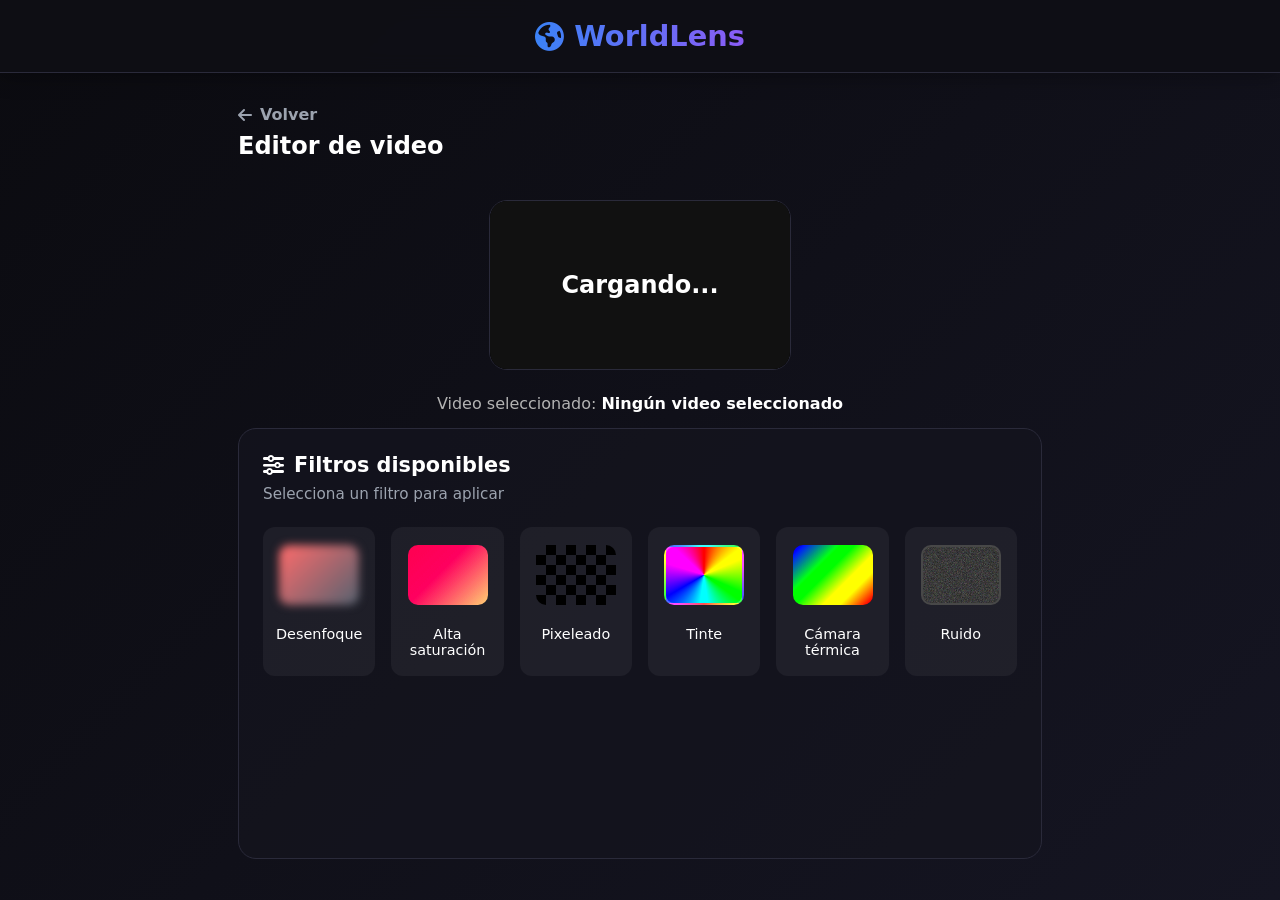
<file: editor.html>
<!doctype html>
<html lang="es">

<head>
  <meta charset="UTF-8" />
  <meta name="viewport" content="width=device-width, initial-scale=1.0" />
  <title>WorldLens - Editor de Video</title>
  <link rel="stylesheet" href="common.css" />
  <link rel="stylesheet" href="https://cdnjs.cloudflare.com/ajax/libs/font-awesome/6.4.0/css/all.min.css" />
  <link rel="stylesheet" href="editor.css" />
</head>

<body>
  <header class="header">
    <h1><i class="fas fa-globe-americas"></i> WorldLens</h1>
  </header>

  <main class="app">
    <!-- EDITOR -->
    <div class="editor-header">
      <button class="back-btn" onclick="goTo('video-select.html')">
        <i class="fas fa-arrow-left"></i> Volver
      </button>
      <h2>Editor de video</h2>
    </div>

    <div class="editor-content">
      <div class="video-section">
        <div class="video-player" id="videoContainer">
          <div id="loadingOverlay">
            <span>Cargando...</span>
          </div>
          <video id="selectedVideo" playsinline webkit-playsinline x5-playsinline preload="metadata">
            <source src="" type="video/mp4" />
            Tu navegador no soporta video.
          </video>
          <div class="custom-controls">
            <button id="playPauseBtn" class="control-btn">
              <i class="fas fa-play"></i>
            </button>

            <span id="timeDisplay" class="time-display">
              00:00 / 00:00
            </span>

            <div class="progress-container">
              <input type="range" id="progressBar" value="0" step="0.1">
            </div>

            <div class="right-controls">
              <button id="muteBtn">
                <i class="fas fa-volume-up"></i>
              </button>
            </div>
          </div>

        </div>
      </div>

      <p class="video-title">
        Video seleccionado: <span id="videoTitle">Cargando...</span>
      </p>

      <div class="filters-section">
        <h3><i class="fas fa-sliders-h"></i> Filtros disponibles</h3>
        <p class="section-subtitle">
          Selecciona un filtro para aplicar
        </p>

        <div class="filters">
          <div class="filter-option" onclick="toggleFilter(this)" data-filter="filter1">
            <div class="filter-preview filter1"></div>
            <span>Desenfoque</span>
          </div>
          <div class="filter-option" onclick="toggleFilter(this)" data-filter="filter3">
            <div class="filter-preview filter3"></div>
            <span>Alta saturación</span>
          </div>
          <div class="filter-option" onclick="toggleFilter(this)" data-filter="filter4">
            <div class="filter-preview filter4"></div>
            <span>Pixeleado</span>
          </div>
          <div class="filter-option" onclick="toggleFilter(this)" data-filter="filter2">
            <div class="filter-preview filter2"></div>
            <span>Tinte</span>
          </div>
          <div class="filter-option" onclick="toggleFilter(this)" data-filter="filter5">
            <div class="filter-preview filter5"></div>
            <span>Cámara térmica</span>
          </div>
          <div class="filter-option" onclick="toggleFilter(this)" data-filter="filter6">
            <div class="filter-preview filter6"></div>
            <span>Ruido</span>
          </div>
          <div id="advanced-controls" class="advanced-panel" style="display: none;">
            <div class="panel-header">
              <span id="slider-label">Ajuste de Intensidad</span>
            </div>
            <div class="slider-wrapper">
              <i class="fas fa-minus"></i>
              <input type="range" id="filter-intensity" min="0" max="100" value="20" class="mobile-slider">
              <i class="fas fa-plus"></i>
            </div>
          </div>
        </div>

      </div>
    </div>
    </div>
  </main>

  <script src="common.js"></script>
  <script src="editor.js"></script>
</body>

</html>
</file>
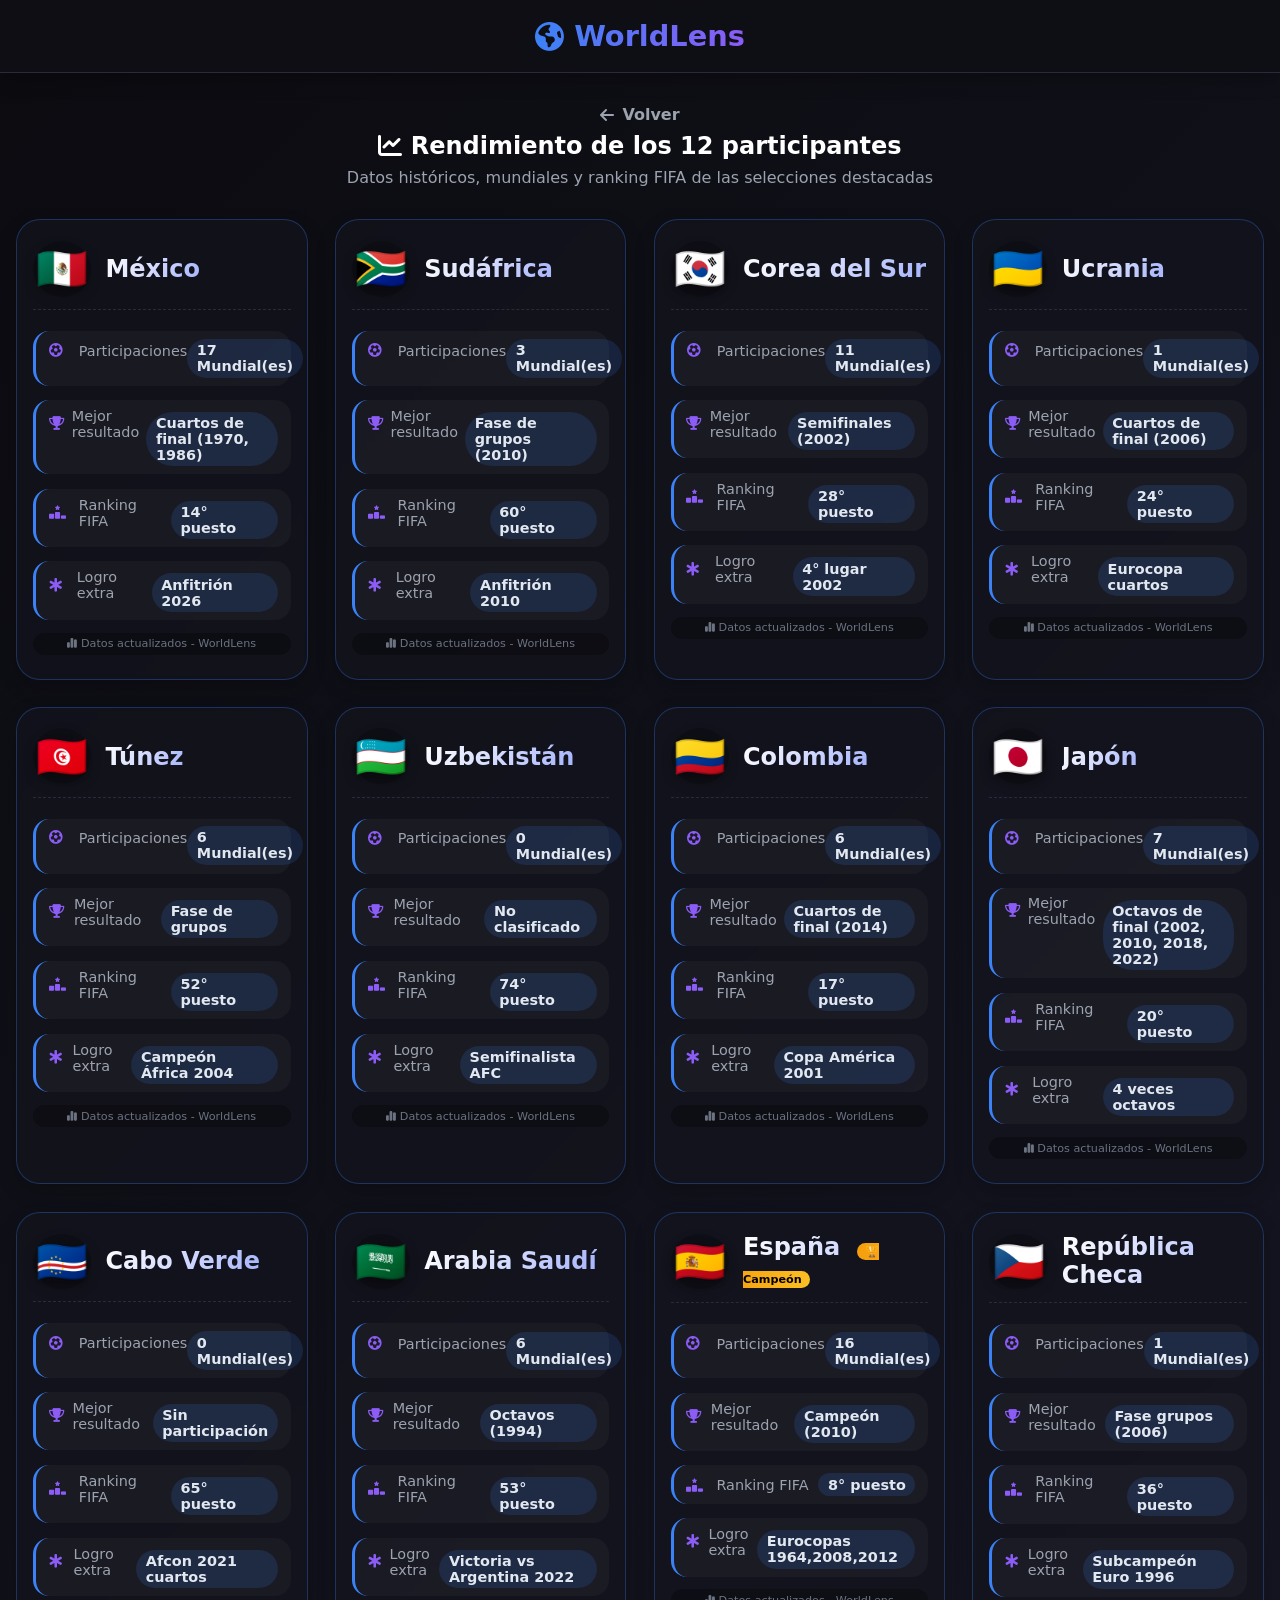
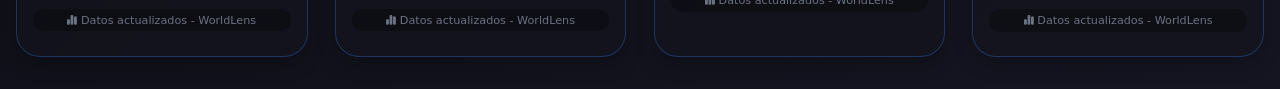
<file: estadisticas.html>
<!doctype html>
<html lang="es">
  <head>
    <meta charset="UTF-8" />
    <meta
      name="viewport"
      content="width=device-width, initial-scale=1.0, user-scalable=yes"
    />
    <title>WorldLens - Estadísticas Mundialistas</title>
    <link rel="stylesheet" href="common.css" />
    <link rel="stylesheet" href="estadisticas.css" />
    <link
      rel="stylesheet"
      href="https://cdnjs.cloudflare.com/ajax/libs/font-awesome/6.4.0/css/all.min.css"
    />
  </head>
  <body>
    <header class="header">
      <h1><i class="fas fa-globe-americas"></i> WorldLens</h1>
    </header>

    <main class="stats-container">
      <div class="stats-title">
        <button class="back-btn" onclick="goTo('index.html')">
          <i class="fas fa-arrow-left"></i> Volver
        </button>
        <h2>
          <i class="fas fa-chart-line"></i> Rendimiento de los 12 participantes
        </h2>
        <p>
          Datos históricos, mundiales y ranking FIFA de las selecciones
          destacadas
        </p>
      </div>
      <div id="statsGrid" class="stats-grid">
        <!-- Las tarjetas se llenan con JavaScript -->
      </div>
    </main>

    <script src="estadisticas.js"></script>
    <script>
      // Si se requiere algún helper extra, asegurar que el back-home funcione consistentemente
      if (typeof window.goTo === "undefined") {
        window.goTo = function (page) {
          window.location.href = page;
        };
      }
    </script>
  </body>
</html>
</file>
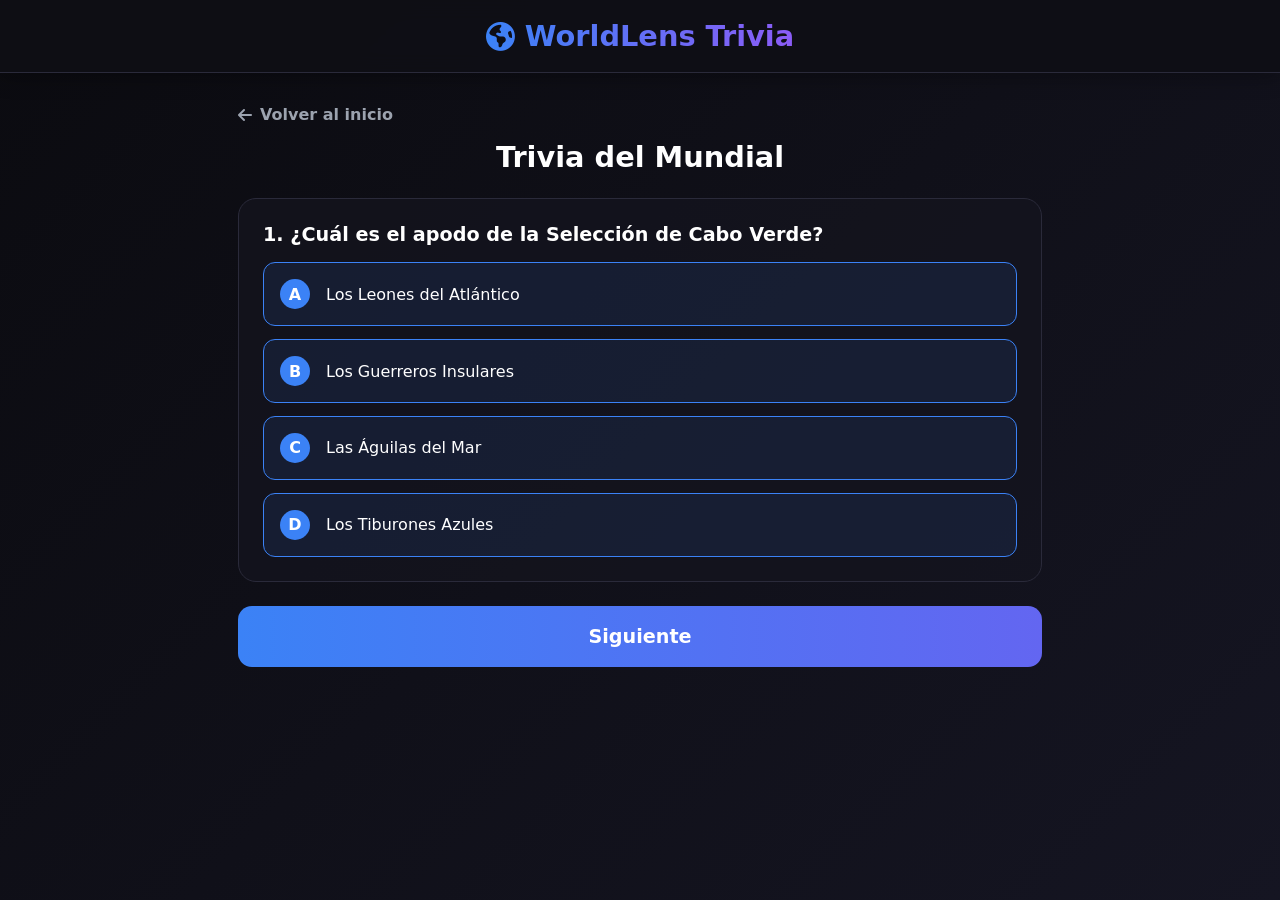
<file: trivia.html>
<!doctype html>
<html lang="es">
  <head>
    <meta charset="UTF-8" />
    <meta name="viewport" content="width=device-width, initial-scale=1.0" />
    <title>WorldLens - Trivia Mundialista</title>
    <link rel="stylesheet" href="common.css" />
    <link rel="stylesheet" href="trivia.css" />
    <link
      rel="stylesheet"
      href="https://cdnjs.cloudflare.com/ajax/libs/font-awesome/6.4.0/css/all.min.css"
    />
  </head>
  <body>
    <header class="header">
      <h1><i class="fas fa-globe-americas"></i> WorldLens Trivia</h1>
    </header>

    <main class="app">
      <div class="trivia-header">
        <button class="back-btn" onclick="goTo('index.html')">
          <i class="fas fa-arrow-left"></i> Volver al inicio
        </button>
        <h2>Trivia del Mundial</h2>
      </div>

      <div id="quizContainer" class="quiz-container">
        <!-- Aquí se cargarán las preguntas dinámicamente -->
      </div>

      <div id="resultContainer" class="result-container hidden">
        <h3>Resultado</h3>
        <p id="scoreText"></p>
        <div class="button-group">
          <button class="primary" onclick="restartQuiz()">Reintentar</button>
          <button class="secondary" onclick="goTo('index.html')">
            Volver al inicio
          </button>
        </div>
      </div>
    </main>

    <script src="common.js"></script>
    <script src="trivia.js"></script>
  </body>
</html>
</file>
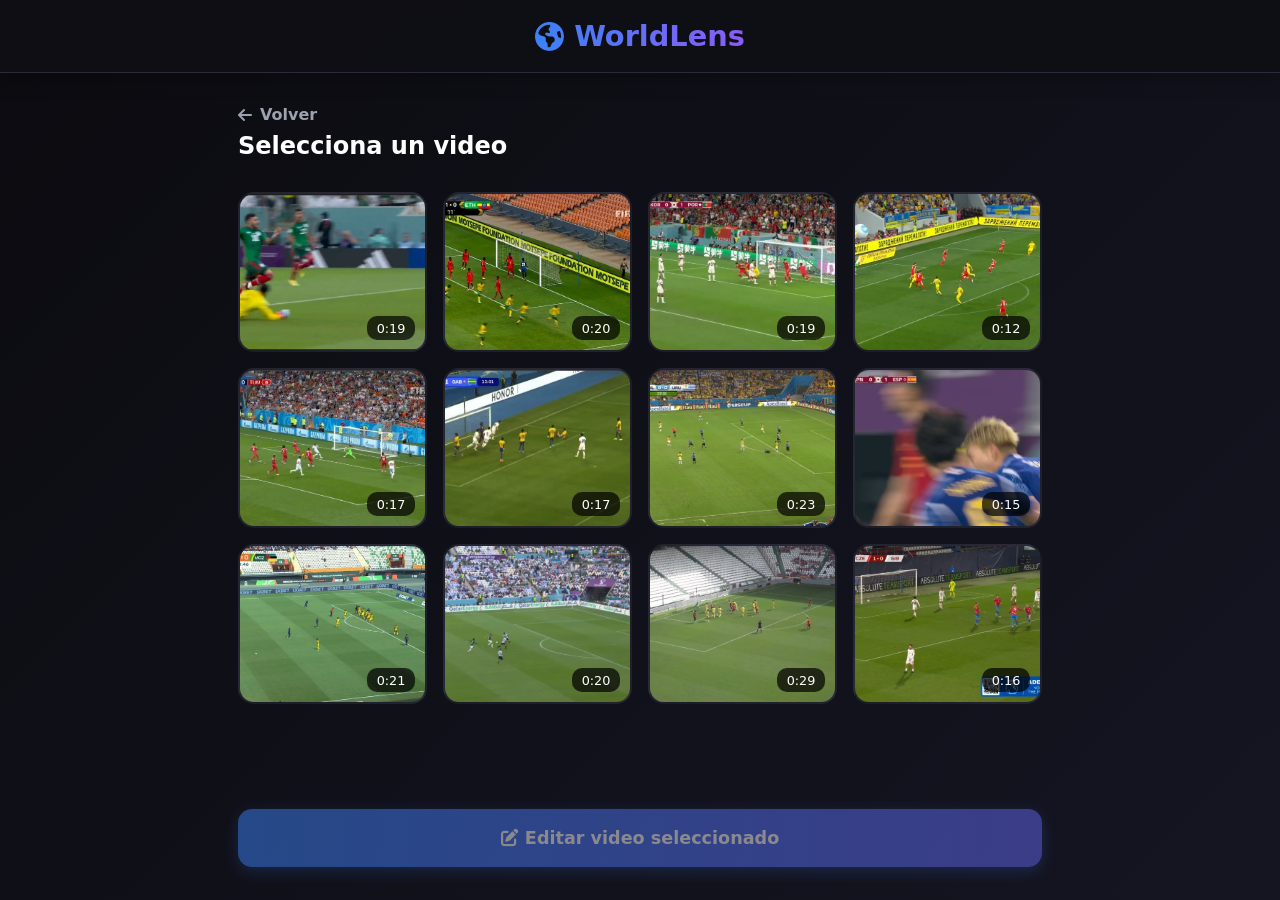
<file: video-select.html>
<!doctype html>
<html lang="es">
  <head>
    <meta charset="UTF-8" />
    <meta name="viewport" content="width=device-width, initial-scale=1.0" />
    <title>WorldLens - Seleccionar Video</title>
    <link rel="stylesheet" href="common.css" />
    <link
      rel="stylesheet"
      href="https://cdnjs.cloudflare.com/ajax/libs/font-awesome/6.4.0/css/all.min.css"
    />
    <link rel="stylesheet" href="video-select.css" />
  </head>
  <body>
    <header class="header">
      <h1><i class="fas fa-globe-americas"></i> WorldLens</h1>
    </header>

    <main class="app">
      <div class="video-select-header">
        <button class="back-btn" onclick="goTo('index.html')">
          <i class="fas fa-arrow-left"></i> Volver
        </button>
        <h2>Selecciona un video</h2>
      </div>

      <div class="video-select-content">
        <div class="video-grid">
          <!-- Video 1 -->
          <div
            class="video-thumb"
            onclick="selectVideo(this)"
            data-video-src="https://res.cloudinary.com/dmx4kc4hu/video/upload/v1777354934/M%C3%A9xico_v3akbd.mp4"
            data-title="México"
          >
            <img
              src="videos/thumbs/México.png"
              alt="México"
              onerror="
                this.style.display = 'none';
                this.parentNode.classList.add('no-thumb');
              "
            />
            <div class="video-overlay">
              <i class="fas fa-play-circle"></i>
              <span>México</span>
            </div>
            <div class="video-duration">0:19</div>
          </div>
          <!-- Video 2 -->
          <div
            class="video-thumb"
            onclick="selectVideo(this)"
            data-video-src="https://res.cloudinary.com/dmx4kc4hu/video/upload/v1777354937/Sud%C3%A1frica_zo9r43.mp4"
            data-title="Sudáfrica"
          >
            <img
              src="videos/thumbs/Sudáfrica.png"
              alt="Sudáfrica"
              onerror="
                this.style.display = 'none';
                this.parentNode.classList.add('no-thumb');
              "
            />
            <div class="video-overlay">
              <i class="fas fa-play-circle"></i>
              <span>Sudáfrica</span>
            </div>
            <div class="video-duration">0:20</div>
          </div>
          <!-- Video 3 -->
          <div
            class="video-thumb"
            onclick="selectVideo(this)"
            data-video-src="https://res.cloudinary.com/dmx4kc4hu/video/upload/v1777354934/Corea_del_Sur_ke57m9.mp4"
            data-title="Corea del Sur"
          >
           <img
              src="videos/thumbs/Corea del Sur.png"
              alt="Corea del Sur"
              onerror="
                this.style.display = 'none';
                this.parentNode.classList.add('no-thumb');
              "
            />
            <div class="video-overlay">
              <i class="fas fa-play-circle"></i>
              <span>Corea del Sur</span>
            </div>
            <div class="video-duration">0:19</div>
          </div>
          <!-- Video 4 -->
          <div
            class="video-thumb"
            onclick="selectVideo(this)"
            data-video-src="https://res.cloudinary.com/dmx4kc4hu/video/upload/v1777354924/Ucrania_jsbrvk.mp4"
            data-title="Ucrania"
          >
           <img
              src="videos/thumbs/Ucrania.png"
              alt="Ucrania"
              onerror="
                this.style.display = 'none';
                this.parentNode.classList.add('no-thumb');
              "
            />
            <div class="video-overlay">
              <i class="fas fa-play-circle"></i>
              <span>Ucrania</span>
            </div>
            <div class="video-duration">0:12</div>
          </div>
          <!-- Video 5 -->
          <div
            class="video-thumb"
            onclick="selectVideo(this)"
            data-video-src="https://res.cloudinary.com/dmx4kc4hu/video/upload/v1777354923/T%C3%BAnez_u0olz8.mp4"
            data-title="Túnez"
          >
           <img
              src="videos/thumbs/Túnez.png"
              alt="Túnez"
              onerror="
                this.style.display = 'none';
                this.parentNode.classList.add('no-thumb');
              "
            />
            <div class="video-overlay">
              <i class="fas fa-play-circle"></i>
              <span>Túnez</span>
            </div>
            <div class="video-duration">0:17</div>
          </div>
          <!-- Video 6 -->
          <div
            class="video-thumb"
            onclick="selectVideo(this)"
            data-video-src="https://res.cloudinary.com/dmx4kc4hu/video/upload/v1777354923/Uzbekist%C3%A1n_r9aroq.mp4"
            data-title="Uzbekistán"
          >
           <img
              src="videos/thumbs/Uzbekistán.png"
              alt="Uzbekistán"
              onerror="
                this.style.display = 'none';
                this.parentNode.classList.add('no-thumb');
              "
            />
            <div class="video-overlay">
              <i class="fas fa-play-circle"></i>
              <span>Uzbekistán</span>
            </div>
            <div class="video-duration">0:17</div>
          </div>
          <!-- Video 7 -->
          <div
            class="video-thumb"
            onclick="selectVideo(this)"
            data-video-src="https://res.cloudinary.com/dmx4kc4hu/video/upload/v1777354932/Colombia_krxs6c.mp4"
            data-title="Colombia"
          >
            <img
              src="videos/thumbs/Colombia.png"
              alt="Colombia"
              onerror="
                this.style.display = 'none';
                this.parentNode.classList.add('no-thumb');
              "
            />
            <div class="video-overlay">
              <i class="fas fa-play-circle"></i>
              <span>Colombia</span>
            </div>
            <div class="video-duration">0:23</div>
          </div>
          <!-- Video 8 -->
          <div
            class="video-thumb"
            onclick="selectVideo(this)"
            data-video-src="https://res.cloudinary.com/dmx4kc4hu/video/upload/v1777354921/Jap%C3%B3n_aicpjs.mp4"
            data-title="Japón"
          >
            <img
              src="videos/thumbs/Japón.png"
              alt="Japón"
              onerror="
                this.style.display = 'none';
                this.parentNode.classList.add('no-thumb');
              "
            />
            <div class="video-overlay">
              <i class="fas fa-play-circle"></i>
              <span>Japón</span>
            </div>
            <div class="video-duration">0:15</div>
          </div>
          <!-- Video 9 -->
          <div
            class="video-thumb"
            onclick="selectVideo(this)"
            data-video-src="https://res.cloudinary.com/dmx4kc4hu/video/upload/v1777354927/Cabo_Verde_kopt73.mp4"
            data-title="Cabo Verde"
          >
           <img
              src="videos/thumbs/Cabo Verde.png"
              alt="Cabo Verde"
              onerror="
                this.style.display = 'none';
                this.parentNode.classList.add('no-thumb');
              "
            />
            <div class="video-overlay">
              <i class="fas fa-play-circle"></i>
              <span>Cabo Verde</span>
            </div>
            <div class="video-duration">0:21</div>
          </div>
          <!-- Video 10 -->
          <div
            class="video-thumb"
            onclick="selectVideo(this)"
            data-video-src="https://res.cloudinary.com/dmx4kc4hu/video/upload/v1777354926/Arabia_Saud%C3%AD_ang7zb.mp4"
            data-title="Arabia Saudí"
          >
           <img
              src="videos/thumbs/Arabia Saudí.png"
              alt="Arabia Saudí"
              onerror="
                this.style.display = 'none';
                this.parentNode.classList.add('no-thumb');
              "
            />
            <div class="video-overlay">
              <i class="fas fa-play-circle"></i>
              <span>Arabia Saudí</span>
            </div>
            <div class="video-duration">0:20</div>
          </div>
          <!-- Video 11 -->
          <div
            class="video-thumb"
            onclick="selectVideo(this)"
            data-video-src="https://res.cloudinary.com/dmx4kc4hu/video/upload/v1777354947/Espa%C3%B1a_rrrqu1.mp4"
            data-title="España"
          >
           <img
              src="videos/thumbs/España.png"
              alt="España"
              onerror="
                this.style.display = 'none';
                this.parentNode.classList.add('no-thumb');
              "
            />
            <div class="video-overlay">
              <i class="fas fa-play-circle"></i>
              <span>España</span>
            </div>
            <div class="video-duration">0:29</div>
          </div>
          <!-- Video 12 -->
          <div
            class="video-thumb"
            onclick="selectVideo(this)"
            data-video-src="https://res.cloudinary.com/dmx4kc4hu/video/upload/v1777354935/Rep%C3%BAblica_Checa_t6mjdb.mp4"
            data-title="República Checa"
          >
           <img
              src="videos/thumbs/República Checa.png"
              alt="República Checa"
              onerror="
                this.style.display = 'none';
                this.parentNode.classList.add('no-thumb');
              "
            />
            <div class="video-overlay">
              <i class="fas fa-play-circle"></i>
              <span>República Checa</span>
            </div>
            <div class="video-duration">0:16</div>
          </div>
        </div>

        <button
          id="editBtn"
          class="primary-btn disabled"
          onclick="goToEditor()"
        >
          <i class="fas fa-edit"></i> Editar video seleccionado
        </button>
      </div>
    </main>

    <script src="common.js"></script>
    <script src="video-select.js"></script>
  </body>
</html>
</file>
<file: common.css>
* {
  margin: 0;
  padding: 0;
  box-sizing: border-box;
  font-family: 'Segoe UI', system-ui, sans-serif;
}

html{
  background-color: rgba(15, 15, 22, 0.9);
}

body {
  background: linear-gradient(135deg, #0b0b10 0%, #151522 100%);
  color: #ffffff;
  min-height: 100vh;
  overflow-x: hidden;
}

/* HEADER */
.header {
  padding: 1.2rem 1rem;
  text-align: center;
  background: rgba(15, 15, 22, 0.9);
  border-bottom: 1px solid #2a2a3a;
  backdrop-filter: blur(10px);
  position: sticky;
  top: 0;
  z-index: 100;
  box-shadow: 0 4px 20px rgba(0, 0, 0, 0.3);
}

.header h1 {
  font-size: 1.8rem;
  background: linear-gradient(90deg, #3b82f6, #8b5cf6);
  -webkit-background-clip: text;
  background-clip: text;
  color: transparent;
  display: inline-flex;
  align-items: center;
  gap: 10px;
}

/* APP CONTAINER */
.app {
  max-width: 480px;
  margin: 0 auto;
  height: 90vh;
  display: flex;
  flex-direction: column;
  overflow: hidden;
}

/* Desktop */
@media (min-width: 768px) {
  .app {
    max-width: 900px;
    padding: 0 2rem;
  }
}

/* BOTONES */
button {
  cursor: pointer;
  transition: all 0.3s ease;
  display: inline-flex;
  align-items: center;
  justify-content: center;
  gap: 8px;
  font-weight: 600;
}

button:hover {
  transform: translateY(-2px);
}

button:active {
  transform: translateY(1px);
}

.primary {
  background: linear-gradient(90deg, #3b82f6, #6366f1);
  color: white;
  padding: 1rem 1.5rem;
  border-radius: 14px;
  border: none;
  font-size: 1rem;
  flex: 1;
  box-shadow: 0 4px 15px rgba(59, 130, 246, 0.4);
}

.primary:hover {
  background: linear-gradient(90deg, #2563eb, #4f46e5);
  box-shadow: 0 6px 20px rgba(59, 130, 246, 0.6);
}

.secondary {
  background: rgba(255, 255, 255, 0.1);
  color: white;
  padding: 1rem 1.5rem;
  border-radius: 14px;
  border: 1px solid #3b82f6;
  font-size: 1rem;
  flex: 1;
}

.secondary:hover {
  background: rgba(59, 130, 246, 0.1);
}

.back-btn {
  background: none;
  color: #9ca3af;
  border: none;
  padding: 0.5rem 0;
  font-size: 1rem;
  display: inline-flex;
  align-items: center;
  gap: 8px;
}

.back-btn:hover {
  color: #3b82f6;
}

.primary-btn {
  display: block;
  width: calc(100% - 2rem);
  margin: 1rem auto;
  padding: 1.2rem;
  background: linear-gradient(90deg, #3b82f6, #6366f1);
  color: white;
  border: none;
  border-radius: 14px;
  font-size: 1.1rem;
  font-weight: bold;
  box-shadow: 0 4px 15px rgba(59, 130, 246, 0.4);
  flex-shrink: 0;
}

.primary-btn.disabled {
  opacity: 0.5;
  cursor: not-allowed;
}

.primary-btn.disabled:hover {
  transform: none;
  box-shadow: 0 4px 15px rgba(59, 130, 246, 0.4);
}

/* UTILIDADES */
.hidden {
  display: none !important;
}

.pulse {
  animation: pulse 2s infinite;
}

@keyframes pulse {
  0%, 100% { 
    box-shadow: 0 4px 15px rgba(59, 130, 246, 0.4);
  }
  50% { 
    box-shadow: 0 4px 25px rgba(59, 130, 246, 0.7);
  }
}

/* Scrollbar personalizado */
::-webkit-scrollbar {
  width: 8px;
  height: 8px;
}

::-webkit-scrollbar-track {
  background: rgba(255, 255, 255, 0.05);
  border-radius: 10px;
}

::-webkit-scrollbar-thumb {
  background: #3b82f6;
  border-radius: 10px;
}

::-webkit-scrollbar-thumb:hover {
  background: #2563eb;
}

.primary-btn.disabled {
  opacity: 0.5;
  pointer-events: none;
  cursor: not-allowed;
}

h3 a{
  Color: white;
}
</file>
<file: editor.css>
/* Estilos específicos para el editor de videos */
.editor-header {
  padding: 1.5rem 1rem 1rem;
  flex-shrink: 0;
}

.editor-content {
  flex: 1;
  display: flex;
  flex-direction: column;
  overflow: hidden;
}

.video-section {
  margin: 1.5rem 1rem;
  flex-shrink: 0;
}

.video-player {
  width: 100%;
  aspect-ratio: 16 / 9;
  border-radius: 18px;
  background: #000;
  border: 1px solid #2a2a3a;
  overflow: hidden;
}

.video-player video {
  width: 100%;
  height: 100%;
  object-fit: contain;
}

.video-title {
  padding-bottom: 15px;
  font-size: 1rem;
  color: #b3b3b3;
  text-align: center;
}

.video-title span {
  color: white;
  font-weight: 600;
}

/* Ajuste para escritorio */
@media (min-width: 768px) {
  .video-section {
    max-width: 70%;
    margin-left: auto;
    margin-right: auto;
  }
}

.player-controls {
  position: absolute;
  bottom: 0;
  left: 0;
  width: 100%;
  background: rgba(0, 0, 0, 0.7);
  padding: 1rem;
  display: flex;
  align-items: center;
  gap: 1rem;
}

.player-btn {
  background: #3b82f6;
  color: white;
  width: 40px;
  height: 40px;
  border-radius: 50%;
  border: none;
  display: flex;
  align-items: center;
  justify-content: center;
}

.progress-bar {
  flex: 1;
  height: 6px;
  background: rgba(255, 255, 255, 0.2);
  border-radius: 3px;
  overflow: hidden;
}

.progress-fill {
  width: 40%;
  height: 100%;
  background: #3b82f6;
  border-radius: 3px;
}

.time {
  font-size: 0.9rem;
  color: #b3b3b3;
}

/* FILTROS */
.filters-section {
  margin: 0 1rem 1.5rem;
  padding: 1.5rem;
  background: rgba(21, 21, 31, 0.7);
  border-radius: 18px;
  border: 1px solid #2a2a3a;
  flex: 1;
  overflow-y: auto;
}

.filters-section h3 {
  font-size: 1.3rem;
  margin-bottom: 0.5rem;
  display: flex;
  align-items: center;
  gap: 10px;
}

.section-subtitle {
  color: #9ca3af;
  margin-bottom: 1.5rem;
  font-size: 0.95rem;
}

.filters {
  display: grid;
  grid-template-columns: repeat(auto-fill, minmax(100px, 1fr));
  gap: 1rem;
  margin-bottom: 2rem;
}

.filter-option {
  display: flex;
  flex-direction: column;
  align-items: center;
  gap: 0.8rem;
  cursor: pointer;
  padding: 1rem;
  border-radius: 12px;
  background: rgba(255, 255, 255, 0.05);
  transition: all 0.3s ease;
  border: 2px solid transparent;
}

.filter-option:hover {
  transform: translateY(-3px);
  background: rgba(59, 130, 246, 0.1);
}

.filter-option.selected {
  border-color: #3b82f6;
  background: rgba(59, 130, 246, 0.2);
  box-shadow: 0 5px 15px rgba(59, 130, 246, 0.3);
}

.filter-preview {
  width: 80px;
  height: 60px;
  border-radius: 10px;
  margin-bottom: 0.5rem;
}

.filter-option span {
  font-size: 0.9rem;
  text-align: center;
}

.selected-filters {
  margin-top: 2rem;
}

.selected-filters h4 {
  font-size: 1.1rem;
  margin-bottom: 1rem;
  display: flex;
  align-items: center;
  gap: 10px;
}

.active-filters {
  display: flex;
  flex-wrap: wrap;
  gap: 0.8rem;
}

.filter-tag {
  background: rgba(59, 130, 246, 0.2);
  color: #3b82f6;
  padding: 0.5rem 1rem;
  border-radius: 20px;
  font-size: 0.9rem;
  display: inline-flex;
  align-items: center;
  gap: 8px;
  border: 1px solid #3b82f6;
}

.filter-tag button {
  background: none;
  border: none;
  color: #3b82f6;
  font-size: 1rem;
  padding: 0;
  width: 20px;
  height: 20px;
  display: flex;
  align-items: center;
  justify-content: center;
}

.filter-preview.filter1 {
  filter: blur(4px);
  background: linear-gradient(135deg, #ff6b6b 0%, #556270 100%);
}

.filter-preview.filter2 {
  background: conic-gradient(
    red, yellow, lime, aqua, blue, magenta, red
  );
  filter: brightness(1.1) saturate(1.2);
  position: relative;
  overflow: hidden;
  border: 2px solid rgba(255, 255, 255, 0.3);
}

.filter-preview.filter2::after {
  content: '';
  position: absolute;
  top: 0;
  left: 0;
  width: 100%;
  height: 100%;
  background: rgba(255, 255, 255, 0.1);
  mix-blend-mode: soft-light;
  pointer-events: none;
}

.filter-preview.filter3 {
  background: linear-gradient(135deg, #ff0844 0%, #ffb199 100%);
  filter: saturate(250%) contrast(120%) brightness(130%);
  animation: pulse 2s infinite;
}

.filter-preview.filter4 {
  background: linear-gradient(135deg, #f093fb 0%, #f5576c 100%);
  image-rendering: pixelated;
  image-rendering: crisp-edges;
  background-size: 20px 20px;
  background-image:
    linear-gradient(45deg, #000 25%, transparent 25%),
    linear-gradient(-45deg, #000 25%, transparent 25%),
    linear-gradient(45deg, transparent 75%, #000 75%),
    linear-gradient(-45deg, transparent 75%, #000 75%);
  background-position: 0 0, 0 10px, 10px -10px, -10px 0px;
}

.filter-preview.filter5 {
  background: linear-gradient(135deg,
      #0000ff 0%,
      #00ff00 40%,
      #ffff00 70%,
      #ff0000 100%);
  filter: contrast(1.4) brightness(1.1);
  position: relative;
}

.filter-preview.filter6 {
  background: #1a1a1a;
  position: relative;
  overflow: hidden;
  border: 2px solid rgba(255, 255, 255, 0.2);
}

.filter-preview.filter6::before {
  content: "";
  position: absolute;
  top: 0;
  left: 0;
  width: 100%;
  height: 100%;
  background-image: url("data:image/svg+xml,%3Csvg viewBox='0 0 100 100' xmlns='http://www.w3.org/2000/svg'%3E%3Cfilter id='noiseFilter'%3E%3CfeTurbulence type='fractalNoise' baseFrequency='0.8' numOctaves='4' stitchTiles='stitch'/%3E%3CfeContrast amount='150%25'/%3E%3C/filter%3E%3Crect width='100%25' height='100%25' filter='url(%23noiseFilter)'/%3E%3C/svg%3E");
  opacity: 0.4;
  pointer-events: none;
}

@keyframes pulse {
  0% { filter: saturate(200%) contrast(110%) brightness(120%); }

  50% { filter: saturate(300%) contrast(130%) brightness(140%);}

  100% { filter: saturate(200%) contrast(110%) brightness(120%); }
}

.custom-controls {
  position: absolute;
  bottom: 0;
  left: 0;
  width: 100%;
  display: flex;
  align-items: center;
  gap: 10px;
  padding: 10px;
  background: linear-gradient(to top,
      rgba(0, 0, 0, 0.8),
      transparent);
  z-index: 5;
}

.control-btn {
  background: none;
  border: none;
  color: white;
  font-size: 18px;
  cursor: pointer;
  padding: 6px;
  transition: transform 0.2s;
}

.control-btn:hover {
  transform: scale(1.2);
}

.time-display {
  color: white;
  font-size: 14px;
  min-width: 90px;
  text-align: center;
}

.progress-container {
  flex: 1;
  padding-bottom: 3px;
}

#progressBar {
  width: 100%;
  height: 6px;
  appearance: none;
  background: rgba(255, 255, 255, 0.3);
  border-radius: 10px;
  cursor: pointer;
}

#progressBar::-webkit-slider-thumb {
  appearance: none;
  width: 14px;
  height: 14px;
  border-radius: 50%;
  background: white;
  cursor: pointer;
}

.right-controls {
  display: flex;
  align-items: center;
  gap: 8px;
}

@media (max-width: 600px) {
  .time-display {
    font-size: 11px;
    min-width: 60px;
  }

  .progress-container {
    flex: 2;
  }

  .control-btn {
    font-size: 16px;
    padding: 4px;
  }
}

#loadingOverlay {
  position: absolute;
  top: 0;
  left: 0;
  width: 100%;
  height: 100%;
  display: flex;
  align-items: center;
  justify-content: center;
  background: #111;
  color: white;
  font-size: 1.5rem;
  font-weight: bold;
  border-radius: 12px;
  z-index: 10;
}

#loadingOverlay span {
  animation: blink 1.2s infinite;
}

#muteBtn {
  background: none;
  border: none;
  color: white;
  font-size: 18px;
  cursor: pointer;
  padding: 6px 8px;
  transition: transform 0.15s ease;
}

#muteBtn:active {
  transform: scale(1.2);
}

@keyframes blink {
  0% {
    opacity: 0.4;
  }

  50% {
    opacity: 1;
  }

  100% {
    opacity: 0.4;
  }
}

.advanced-panel {
  background: rgba(25, 25, 25, 0.95);
  border-radius: 15px;
  padding: 15px;
  margin-top: 15px;
  border: 1px solid rgba(255, 255, 255, 0.1);
  box-shadow: 0 4px 15px rgba(0, 0, 0, 0.3);
  grid-column: span 3;
  width: calc(200% + 15px);
  max-width: 100%;

  display: flex;
  flex-direction: column;
  justify-content: center;
}

.panel-header {
  margin-bottom: 12px;
  text-align: center;
}

#slider-label {
  color: #fff;
  font-size: 0.9rem;
  font-weight: 500;
  text-transform: uppercase;
  letter-spacing: 1px;
}

.slider-wrapper {
  display: flex;
  align-items: center;
  gap: 15px;
  color: #aaa;
}

.slider-wrapper i {
  font-size: 1.2rem;
  transition: color 0.3s;
}

.mobile-slider {
  -webkit-appearance: none;
  width: 100%;
  height: 6px;
  background: #333;
  border-radius: 5px;
  outline: none;
  margin: 10px 0;
}

.mobile-slider::-webkit-slider-thumb {
  -webkit-appearance: none;
  appearance: none;
  width: 24px;
  height: 24px;
  background: #0b4685;
  border-radius: 50%;
  cursor: pointer;
  border: 3px solid #fff;
  box-shadow: 0 0 10px rgba(0, 123, 255, 0.5);
  transition: transform 0.2s ease;
}

.mobile-slider::-webkit-slider-thumb:active {
  transform: scale(1.2);
}
</file>
<file: estadisticas.css>
* {
  margin: 0;
  padding: 0;
  box-sizing: border-box;
}

body {
  background: linear-gradient(135deg, #0b0b10 0%, #151522 100%);
  color: #ffffff;
  min-height: 100vh;
  font-family: 'Segoe UI', system-ui, sans-serif;
}

.stats-container {
  max-width: 1280px;
  margin: 0 auto;
  padding: 1.5rem 1rem 2rem;
}

.stats-title {
  text-align: center;
  margin-bottom: 2rem;
}

.stats-title p {
  color: #9ca3af;
  margin-top: 0.5rem;
  font-size: 1rem;
}

/* Grid de tarjetas */
.stats-grid {
  display: grid;
  grid-template-columns: repeat(auto-fill, minmax(290px, 1fr));
  gap: 1.7rem;
}

.country-card {
  background: rgba(21, 21, 31, 0.7);
  backdrop-filter: blur(2px);
  border-radius: 24px;
  border: 1px solid rgba(59, 130, 246, 0.3);
  padding: 1.3rem 1rem 1.5rem;
  transition: all 0.3s cubic-bezier(0.2, 0.9, 0.4, 1.1);
  box-shadow: 0 8px 20px rgba(0, 0, 0, 0.2);
}

.country-card:hover {
  transform: translateY(-8px);
  border-color: #3b82f6;
  box-shadow: 0 20px 30px -10px rgba(59, 130, 246, 0.3);
  background: rgba(25, 25, 38, 0.85);
}

.card-header {
  display: flex;
  align-items: center;
  gap: 14px;
  margin-bottom: 1.3rem;
  border-bottom: 1px dashed #2a2a3a;
  padding-bottom: 0.8rem;
}

.flag-emojii {
  font-size: 2.6rem;
  filter: drop-shadow(0 4px 6px rgba(0,0,0,0.4));
  background: rgba(0,0,0,0.2);
  border-radius: 60px;
  padding: 0.2rem;
}

.country-name {
  font-size: 1.5rem;
  font-weight: 700;
  background: linear-gradient(120deg, #fff, #a5b4fc);
  -webkit-background-clip: text;
  background-clip: text;
  color: transparent;
}

.stats-list {
  display: flex;
  flex-direction: column;
  gap: 0.9rem;
}

.stat-item {
  display: flex;
  justify-content: space-between;
  align-items: baseline;
  font-size: 0.9rem;
  background: rgba(255,255,255,0.03);
  padding: 0.5rem 0.8rem;
  border-radius: 16px;
  border-left: 3px solid #3b82f6;
}

.stat-label {
  color: #9ca3af;
  font-weight: 500;
  display: flex;
  align-items: center;
  gap: 8px;
}

.stat-label i {
  width: 22px;
  color: #8b5cf6;
  font-size: 0.85rem;
}

.stat-value {
  font-weight: 700;
  color: #e2e8f0;
  background: rgba(59,130,246,0.15);
  padding: 0.2rem 0.6rem;
  border-radius: 30px;
  font-size: 0.9rem;
}

.stat-note {
  margin-top: 0.8rem;
  text-align: center;
  font-size: 0.7rem;
  color: #6b7280;
  background: rgba(0,0,0,0.3);
  padding: 0.3rem;
  border-radius: 20px;
}

.empty-state {
  text-align: center;
  padding: 3rem;
  color: #9ca3af;
}

/* Responsive */
@media (max-width: 640px) {
  .stats-grid {
    grid-template-columns: 1fr;
    gap: 1.2rem;
  }
  .stats-title h2 {
    font-size: 1.5rem;
  }
  .country-name {
    font-size: 1.3rem;
  }
  .header {
    flex-direction: column;
    text-align: center;
  }
}

@keyframes fadeSlide {
  from {
    opacity: 0;
    transform: translateY(15px);
  }
  to {
    opacity: 1;
    transform: translateY(0);
  }
}

.country-card {
  animation: fadeSlide 0.4s ease backwards;
}

/* Scrollbar */
::-webkit-scrollbar {
  width: 8px;
}
::-webkit-scrollbar-track {
  background: rgba(255, 255, 255, 0.05);
  border-radius: 10px;
}
::-webkit-scrollbar-thumb {
  background: #3b82f6;
  border-radius: 10px;
}
</file>
<file: trivia.css>
.trivia-header {
  padding: 1.5rem 1rem 0.5rem;
  flex-shrink: 0;
}
.trivia-header h2 {
  margin-top: 0.5rem;
  font-size: 1.8rem;
  text-align: center;
}

.quiz-container {
  flex: 1;
  overflow-y: auto;
  padding: 1rem;
}

.question-card {
  background: rgba(21, 21, 31, 0.7);
  border-radius: 18px;
  padding: 1.5rem;
  margin-bottom: 1.5rem;
  border: 1px solid #2a2a3a;
}

.question-text {
  font-size: 1.2rem;
  margin-bottom: 1rem;
  font-weight: 600;
}

.options {
  display: flex;
  flex-direction: column;
  gap: 0.8rem;
}

.option {
  background: rgba(59, 130, 246, 0.1);
  border: 1px solid #3b82f6;
  border-radius: 12px;
  padding: 1rem;
  cursor: pointer;
  transition: all 0.3s ease;
  display: flex;
  align-items: center;
  gap: 1rem;
}

.option:hover {
  background: rgba(59, 130, 246, 0.2);
  transform: translateX(5px);
}

.option.selected {
  background: rgba(59, 130, 246, 0.3);
  border-color: #3b82f6;
  box-shadow: 0 0 10px rgba(59, 130, 246, 0.5);
}

.option.correct {
  background: rgba(16, 185, 129, 0.3);
  border-color: #10b981;
}

.option.incorrect {
  background: rgba(239, 68, 68, 0.3);
  border-color: #ef4444;
}

.option-letter {
  width: 30px;
  height: 30px;
  background: #3b82f6;
  border-radius: 50%;
  display: flex;
  align-items: center;
  justify-content: center;
  font-weight: bold;
}

.option-text {
  flex: 1;
}

.submit-btn {
  display: block;
  width: 100%;
  padding: 1.2rem;
  background: linear-gradient(90deg, #3b82f6, #6366f1);
  color: white;
  border: none;
  border-radius: 14px;
  font-size: 1.2rem;
  font-weight: bold;
  margin: 1rem 0;
  cursor: pointer;
}

.result-container {
  flex: 1;
  display: flex;
  flex-direction: column;
  align-items: center;
  justify-content: flex-start;
  padding: 2rem;
  text-align: center;
  overflow-y: auto;
}

.result-container h3 {
  font-size: 1.8rem;
  margin-bottom: 1rem;
}

#scoreText {
  font-size: 1.3rem;
  margin-bottom: 2rem;
  color: #93c5fd;
}

.result-container .button-group {
  display: flex;
  gap: 1rem;
  justify-content: center;
  flex-wrap: wrap;
}

.result-container .primary,
.result-container .secondary {
  width: auto;
  min-width: 140px;
  padding: 0.8rem 1.5rem;
  font-size: 1rem;
  margin: 0;
}

.hidden {
  display: none !important;
}

/* ===== Resumen de respuestas ===== */
.review-list {
  width: 100%;
  display: flex;
  flex-direction: column;
  gap: 0.75rem;
  margin-bottom: 2rem;
  text-align: left;
}

.review-item {
  border-radius: 12px;
  padding: 1rem 1.1rem;
  border-left: 4px solid transparent;
}

.review-item.review-correct {
  background: rgba(16, 185, 129, 0.1);
  border-left-color: #10b981;
}

.review-item.review-incorrect {
  background: rgba(239, 68, 68, 0.08);
  border-left-color: #ef4444;
}

.review-question {
  display: flex;
  align-items: flex-start;
  gap: 0.6rem;
  font-weight: 600;
  font-size: 0.95rem;
  margin-bottom: 0.6rem;
  line-height: 1.4;
}

.review-icon {
  flex-shrink: 0;
  font-size: 1rem;
  margin-top: 1px;
}

.review-item.review-correct .review-icon { color: #10b981; }
.review-item.review-incorrect .review-icon { color: #ef4444; }

.review-answers {
  display: flex;
  flex-direction: column;
  gap: 0.3rem;
  padding-left: 1.6rem;
  font-size: 0.88rem;
}

.review-chosen,
.review-right {
  display: flex;
  flex-wrap: wrap;
  gap: 0.3rem;
  align-items: baseline;
}

.review-label {
  color: #94a3b8;
  flex-shrink: 0;
}

.review-value {
  font-weight: 600;
}

.chosen-ok   { color: #34d399; }
.chosen-wrong { color: #f87171; }
.correct-value { color: #34d399; }
</file>
<file: video-select.css>
/* Estilos específicos para la selección de videos */
.video-select-header {
  padding: 1.5rem 1rem 1rem;
  flex-shrink: 0;
}

.video-select-content {
  flex: 1;
  display: flex;
  flex-direction: column;
  overflow: hidden;
}

.video-grid {
    
  display: grid;
  grid-template-columns: repeat(2, 1fr);
  gap: 1rem;
  padding: 1rem 1rem;
  overflow-y: auto;
  flex: 1;
  align-content: start;
}

@media (min-width: 768px) {
  .video-grid {
    grid-template-columns: repeat(4, 1fr);
  }
}

.video-thumb {
  height: 160px;
  border-radius: 16px;
  background: linear-gradient(135deg, #1c1c25, #2a2a3a);
  position: relative;
  overflow: hidden;
  cursor: pointer;
  transition: all 0.3s ease;
  border: 2px solid transparent;
}

.video-thumb img {
  width: 100%;
  height: 100%;
  object-fit: cover;
  position: absolute;
  top: 0;
  left: 0;
  z-index: 0;
}

.video-thumb:hover {
  transform: translateY(-5px);
  box-shadow: 0 10px 20px rgba(0, 0, 0, 0.3);
}

.video-thumb.selected {
  border-color: #3b82f6;
  box-shadow: 0 0 20px rgba(59, 130, 246, 0.5);
}

.video-overlay {
  position: absolute;
  top: 0;
  left: 0;
  width: 100%;
  height: 100%;
  background: rgba(0, 0, 0, 0.5);
  display: flex;
  flex-direction: column;
  align-items: center;
  justify-content: center;
  color: white;
  font-size: 1.5rem;
  opacity: 0;
  transition: opacity 0.3s ease;
}

.video-thumb:hover .video-overlay {
  opacity: 1;
}

.video-overlay span {
  font-size: 0.9rem;
  margin-top: 0.5rem;
}

.video-duration {
  position: absolute;
  bottom: 10px;
  right: 10px;
  background: rgba(0, 0, 0, 0.7);
  padding: 0.3rem 0.6rem;
  border-radius: 10px;
  font-size: 0.8rem;
}
</file>
